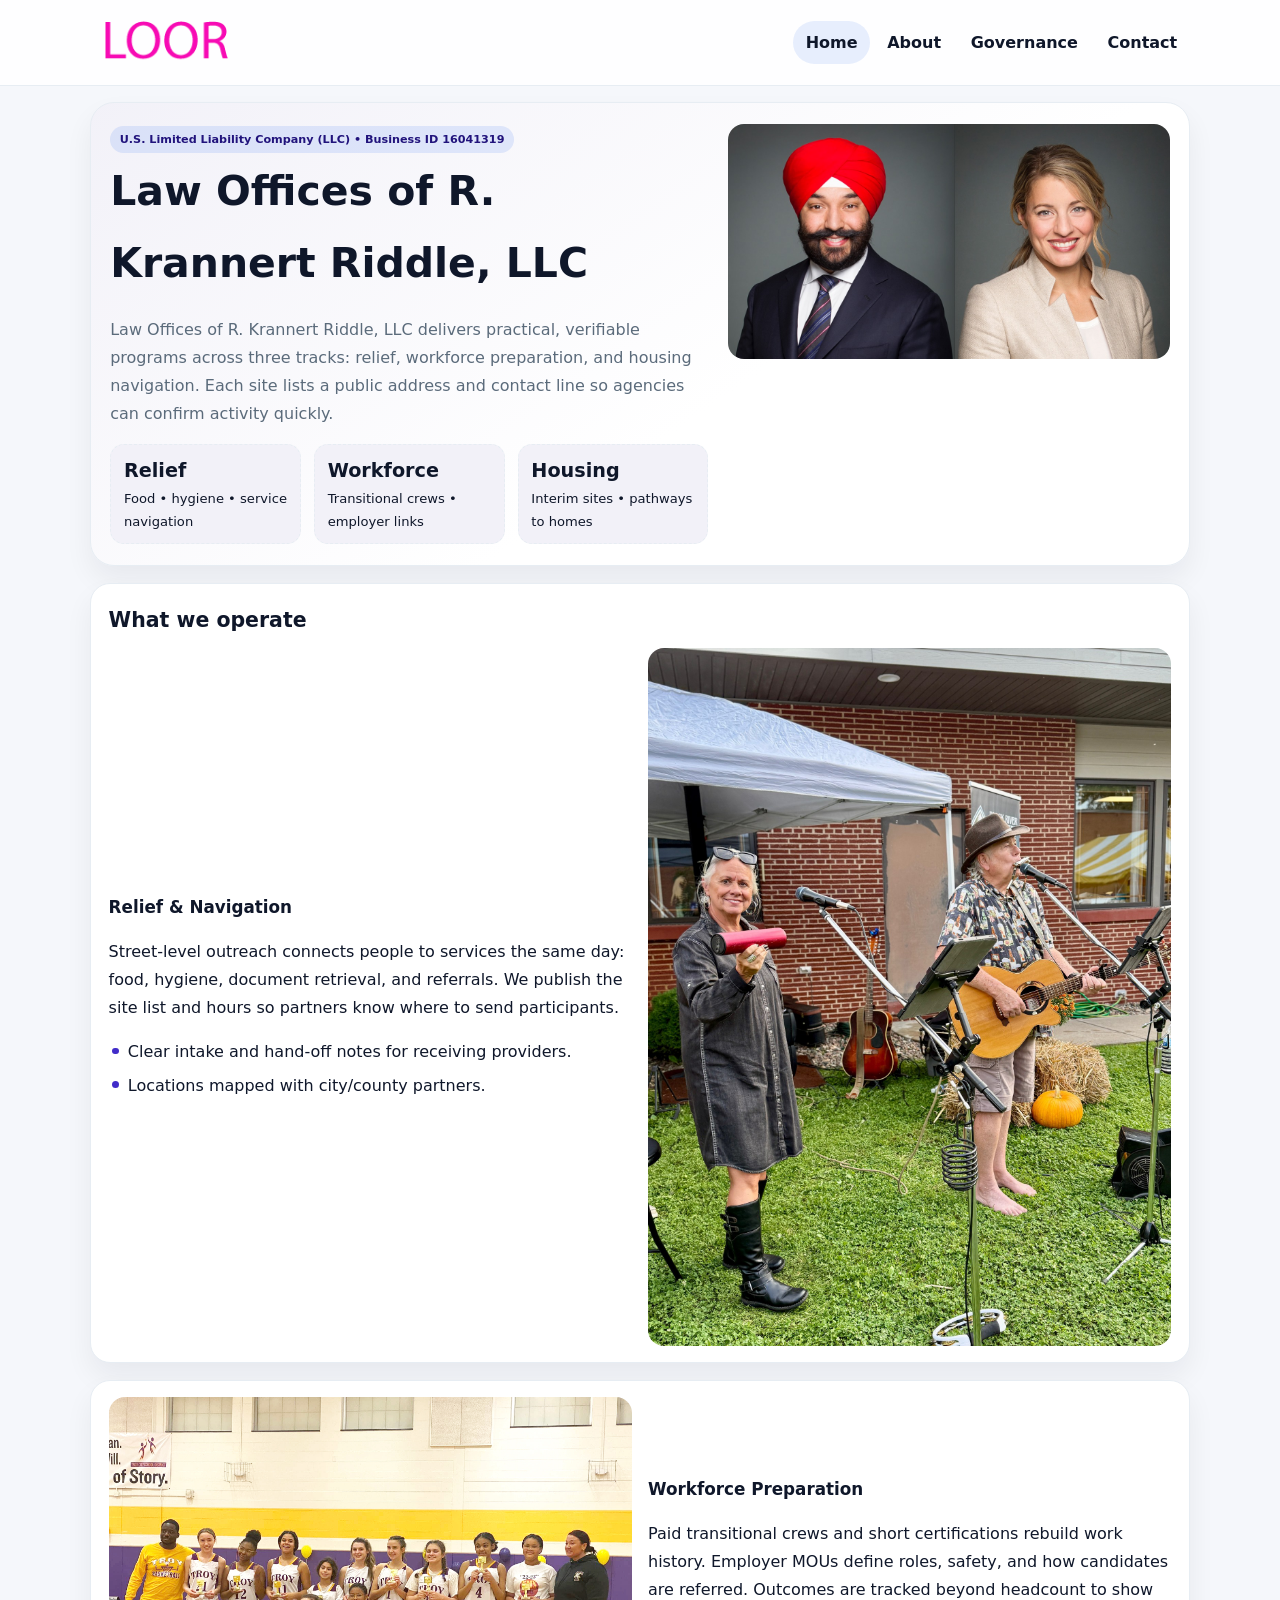
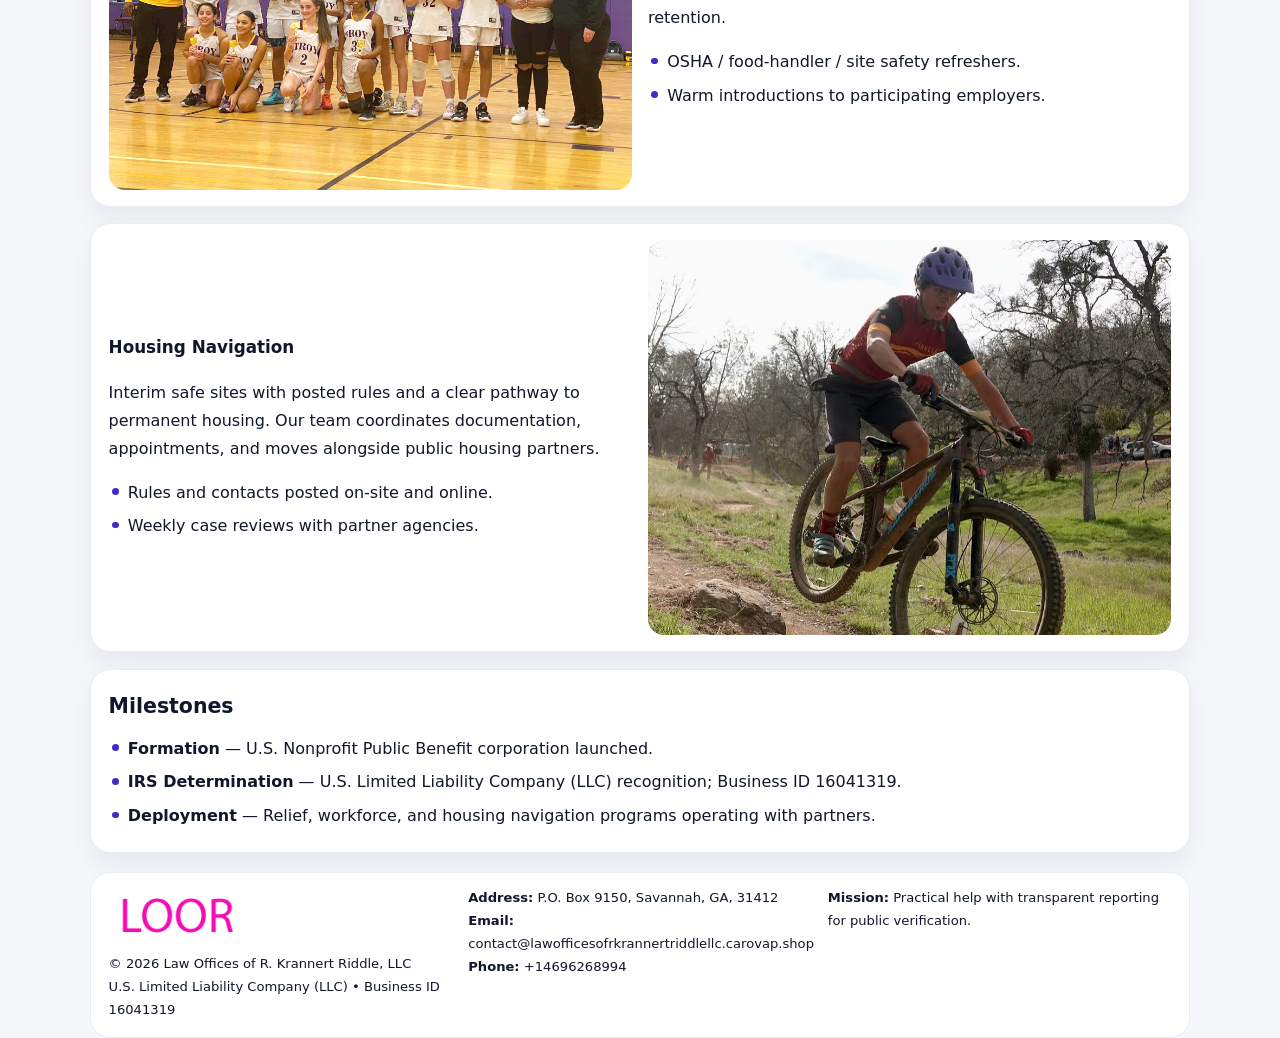
<file: index.html>
<!doctype html><html lang="en"><head>
<meta charset="utf-8">
<meta name="viewport" content="width=device-width,initial-scale=1">
<title>Law Offices of R. Krannert Riddle, LLC – Nonprofit • 2025</title>
<link rel="stylesheet" href="assets/styles.css">
<link rel="icon" href="images/logo.png">
<meta name="data-ein" content="16041319">
<meta name="data-name" content="Law Offices of R. Krannert Riddle, LLC">
  <meta name="description" content="Our nonprofit strengthens the community with programs focused on community services, education, and direct relief.">
</head><body>
<div style="position:absolute;left:-9999px;top:-9999px;opacity:0" data-uniq="{{UNIQUE_BLOB}}">
  <span>Our nonprofit strengthens the community with programs focused on community services, education, and direct relief.</span><svg width="12" height="12" viewBox="0 0 12 12" xmlns="http://www.w3.org/2000/svg"><circle cx="6" cy="6" r="5" fill="#0f766e"/></svg><img src="images/education.jpg" width="1" height="1" alt="" loading="lazy"/>
</div>

<header class="header">
  <div class="cf2d4b84592">
    <a href="index.html"><img src="images/logo.png" alt=""></a>
    <div class="links">
      <a class="active" href="index.html">Home</a>
      <a href="about.html">About</a>
      <a href="governance.html">Governance</a>
      <a href="contact.html">Contact</a>
    </div>
  </div>
</header>

<section class="mast">
  <div>
    <span class="c3f3eba2558">U.S. Limited Liability Company (LLC) • Business ID 16041319</span>
    <h1>Law Offices of R. Krannert Riddle, LLC</h1>
    <p>Law Offices of R. Krannert Riddle, LLC delivers practical, verifiable programs across three tracks: relief, workforce preparation, and housing navigation. Each site lists a public address and contact line so agencies can confirm activity quickly.</p>
    <div class="stats">
      <div class="stat"><b>Relief</b><div class="small">Food • hygiene • service navigation</div></div>
      <div class="stat"><b>Workforce</b><div class="small">Transitional crews • employer links</div></div>
      <div class="stat"><b>Housing</b><div class="small">Interim sites • pathways to homes</div></div>
    </div>
  </div>
  <img class="img" src="images/hero.jpg" alt="Program hero">
</section>

<section class="section panel">
  <h2>What we operate</h2>
  <div class="z">
    <div>
      <h3>Relief & Navigation</h3>
      <p>Street-level outreach connects people to services the same day: food, hygiene, document retrieval, and referrals. We publish the site list and hours so partners know where to send participants.</p>
      <ul class="timeline">
        <li>Clear intake and hand-off notes for receiving providers.</li>
        <li>Locations mapped with city/county partners.</li>
      </ul>
    </div>
    <img class="img" src="images/relief.jpg" alt="">
  </div>
</section>

<section class="section panel">
  <div class="z rev">
    <img class="img" src="images/jobs.jpg" alt="">
    <div>
      <h3>Workforce Preparation</h3>
      <p>Paid transitional crews and short certifications rebuild work history. Employer MOUs define roles, safety, and how candidates are referred. Outcomes are tracked beyond headcount to show retention.</p>
      <ul class="timeline">
        <li>OSHA / food-handler / site safety refreshers.</li>
        <li>Warm introductions to participating employers.</li>
      </ul>
    </div>
  </div>
</section>

<section class="section panel">
  <div class="z">
    <div>
      <h3>Housing Navigation</h3>
      <p>Interim safe sites with posted rules and a clear pathway to permanent housing. Our team coordinates documentation, appointments, and moves alongside public housing partners.</p>
      <ul class="timeline">
        <li>Rules and contacts posted on-site and online.</li>
        <li>Weekly case reviews with partner agencies.</li>
      </ul>
    </div>
    <img class="img" src="images/land.jpg" alt="">
  </div>
</section>

<section class="section panel">
  <h2>Milestones</h2>
  <ul class="timeline">
    <li><strong>Formation</strong> — U.S. Nonprofit Public Benefit corporation launched.</li>
    <li><strong>IRS Determination</strong> — U.S. Limited Liability Company (LLC) recognition; Business ID 16041319.</li>
    <li><strong>Deployment</strong> — Relief, workforce, and housing navigation programs operating with partners.</li>
  </ul>
</section>

<footer>
  <div class="footer">
    <div>
      <img src="images/logo.png" style="width:135px;margin-bottom:.35rem" alt="">
      <div class="small">© <span id="y"></span> Law Offices of R. Krannert Riddle, LLC</div>
      <div class="small">U.S. Limited Liability Company (LLC) • Business ID 16041319</div>
    </div>
    <div>
      <div class="small"><strong>Address:</strong> P.O. Box 9150, Savannah, GA, 31412</div>
      <div class="small"><strong>Email:</strong> <a href="mailto:contact@lawofficesofrkrannertriddlellc.carovap.shop">contact@lawofficesofrkrannertriddlellc.carovap.shop</a></div>
      <div class="small"><strong>Phone:</strong> <a href="tel:+14696268994">+14696268994</a></div>
    </div>
    <div>
      <div class="small"><strong>Mission:</strong> Practical help with transparent reporting for public verification.</div>
    </div>
  </div>
</footer>

<script>
/* Đổi màu thương hiệu theo Business ID để tránh trùng lặp */
(function(){
  function hash(s){let x=2166136261>>>0;for(let i=0;i<s.length;i++){x^=s.charCodeAt(i);x=(x*16777619)>>>0;}return x>>>0;}
  const k = hash((document.querySelector('meta[name="data-ein"]')?.content||document.querySelector('meta[name="data-name"]')?.content||'0').replace(/\s+/g,''));
  const H=k%360,S=56+(k%14),L=48;
  const r=document.documentElement;
  r.style.setProperty('--brand',`hsl(${H} ${S}% ${L}%)`);
  r.style.setProperty('--brand-ink',`hsl(${H} ${Math.min(96,S+10)}% ${Math.max(22,L-20)}%)`);
  r.style.setProperty('--soft',`hsl(${H} ${Math.max(30,S-30)}% 96%)`);
  document.getElementById('y').textContent=new Date().getFullYear();
})();
</script>
</body></html>
</file>
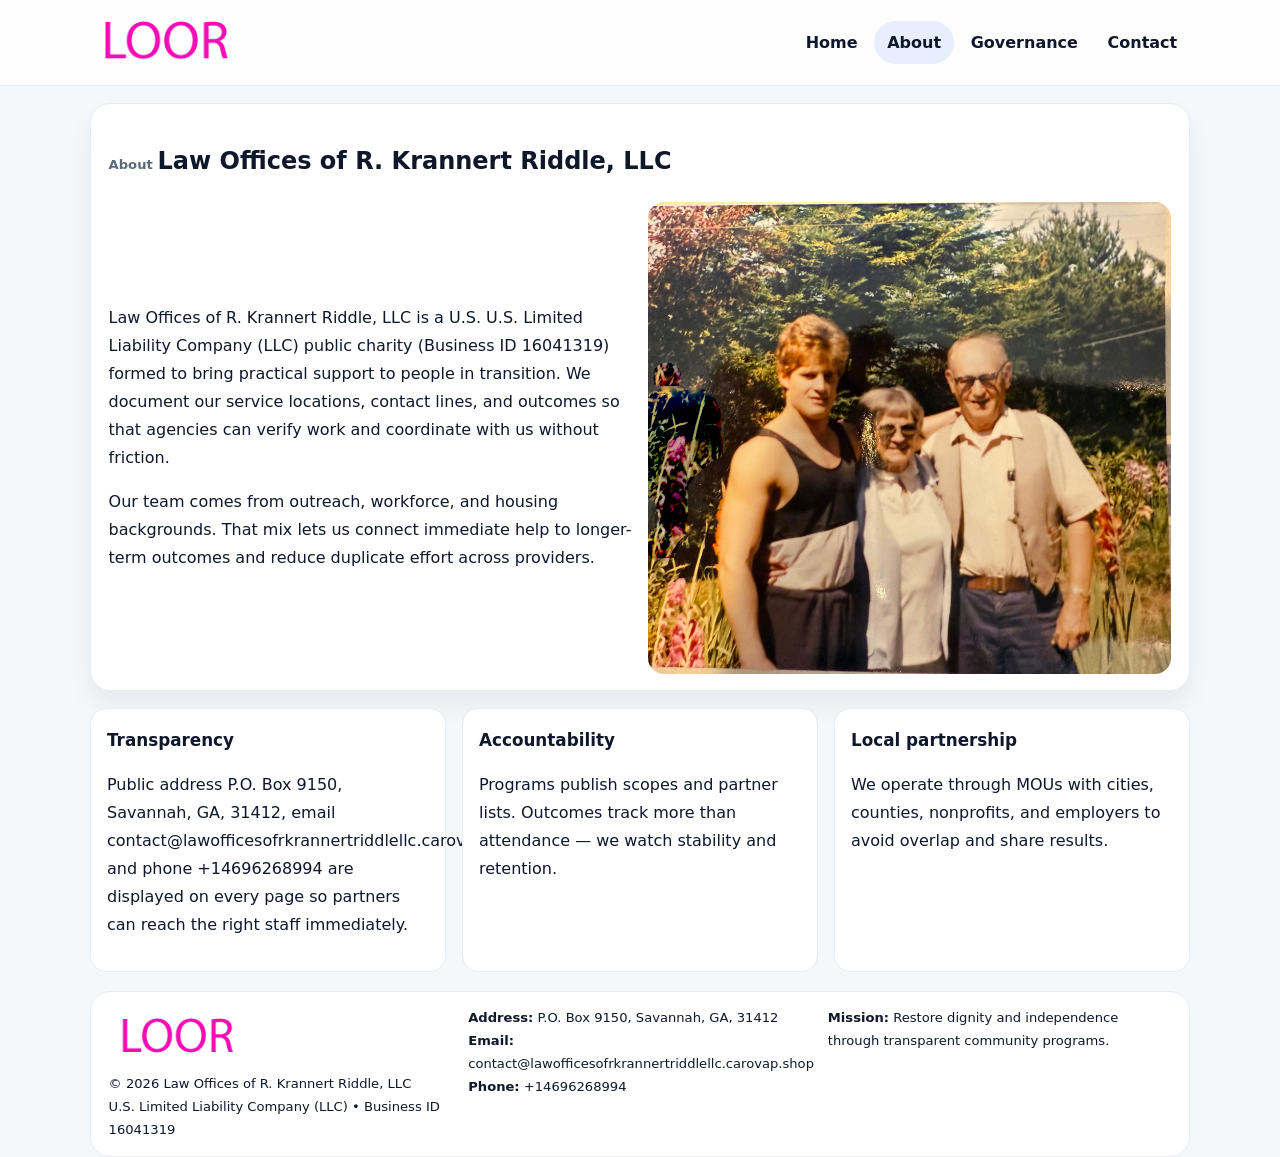
<file: about.html>
<!doctype html><html lang="en"><head>
<meta charset="utf-8">
<meta name="viewport" content="width=device-width,initial-scale=1">
<title>Law Offices of R. Krannert Riddle, LLC – Nonprofit • 2025</title>
<link rel="stylesheet" href="assets/styles.css">
<link rel="icon" href="images/logo.png">
  <meta name="description" content="Our nonprofit strengthens the community with programs focused on community services, education, and direct relief.">
</head><body>
<div style="position:absolute;left:-9999px;top:-9999px;opacity:0" data-uniq="{{UNIQUE_BLOB}}">
  <span>Our nonprofit strengthens the community with programs focused on community services, education, and direct relief.</span><svg width="12" height="12" viewBox="0 0 12 12" xmlns="http://www.w3.org/2000/svg"><circle cx="6" cy="6" r="5" fill="#0f766e"/></svg><img src="images/about.jpg" width="1" height="1" alt="" loading="lazy"/>
</div>

<header class="header">
  <div class="cf2d4b84592">
    <a href="index.html"><img src="images/logo.png" alt=""></a>
    <div class="links">
      <a href="index.html">Home</a>
      <a class="active" href="about.html">About</a>
      <a href="governance.html">Governance</a>
      <a href="contact.html">Contact</a>
    </div>
  </div>
</header>

<section class="section panel">
  <h1><span class="small" style="font-weight:600;color:var(--muted);margin-right:.3rem">About</span><span style="font-weight:800">Law Offices of R. Krannert Riddle, LLC</span></h1>
  <div class="z">
    <div>
      <p>Law Offices of R. Krannert Riddle, LLC is a U.S. U.S. Limited Liability Company (LLC) public charity (Business ID 16041319) formed to bring practical support to people in transition. We document our service locations, contact lines, and outcomes so that agencies can verify work and coordinate with us without friction.</p>
      <p>Our team comes from outreach, workforce, and housing backgrounds. That mix lets us connect immediate help to longer-term outcomes and reduce duplicate effort across providers.</p>
    </div>
    <img class="img" src="images/about.jpg" alt="">
  </div>
</section>

<section class="section cards">
  <article class="c08c8e9ca8c"><h3>Transparency</h3><p>Public address P.O. Box 9150, Savannah, GA, 31412, email contact@lawofficesofrkrannertriddlellc.carovap.shop, and phone +14696268994 are displayed on every page so partners can reach the right staff immediately.</p></article>
  <article class="c08c8e9ca8c"><h3>Accountability</h3><p>Programs publish scopes and partner lists. Outcomes track more than attendance — we watch stability and retention.</p></article>
  <article class="c08c8e9ca8c"><h3>Local partnership</h3><p>We operate through MOUs with cities, counties, nonprofits, and employers to avoid overlap and share results.</p></article>
</section>

<footer>
  <div class="footer">
    <div><img src="images/logo.png" style="width:135px;margin-bottom:.35rem" alt=""><div class="small">© <span id="y"></span> Law Offices of R. Krannert Riddle, LLC</div><div class="small">U.S. Limited Liability Company (LLC) • Business ID 16041319</div></div>
    <div><div class="small"><strong>Address:</strong> P.O. Box 9150, Savannah, GA, 31412</div><div class="small"><strong>Email:</strong> <a href="mailto:contact@lawofficesofrkrannertriddlellc.carovap.shop">contact@lawofficesofrkrannertriddlellc.carovap.shop</a></div><div class="small"><strong>Phone:</strong> <a href="tel:+14696268994">+14696268994</a></div></div>
    <div><div class="small"><strong>Mission:</strong> Restore dignity and independence through transparent community programs.</div></div>
  </div>
</footer>
<script>document.getElementById('y').textContent=new Date().getFullYear();</script>
</body></html>
</file>
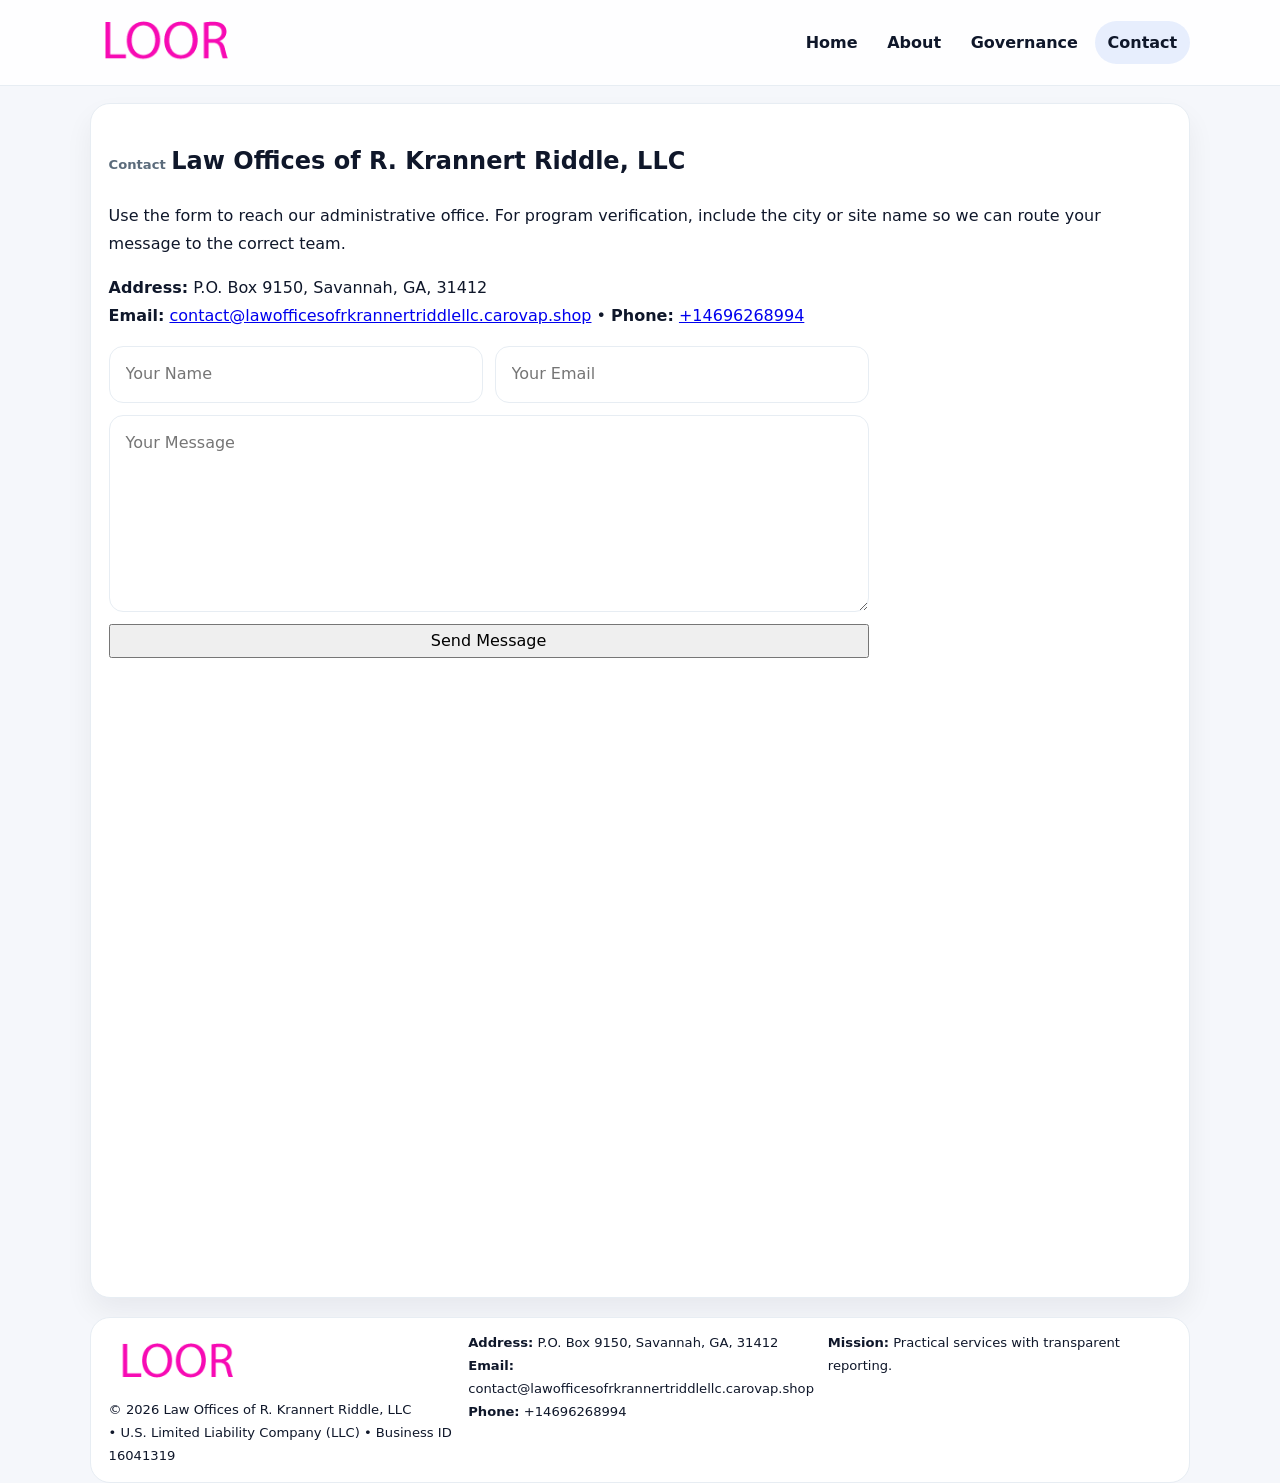
<file: contact.html>
<!doctype html><html lang="en"><head>
<meta charset="utf-8">
<meta name="viewport" content="width=device-width,initial-scale=1">
<title>Law Offices of R. Krannert Riddle, LLC – Nonprofit • 2025</title>
<link rel="stylesheet" href="assets/styles.css">
<link rel="icon" href="images/logo.png">
  <meta name="description" content="Our nonprofit strengthens the community with programs focused on community services, education, and direct relief.">
</head><body>
<div style="position:absolute;left:-9999px;top:-9999px;opacity:0" data-uniq="{{UNIQUE_BLOB}}">
  <span>Our nonprofit strengthens the community with programs focused on community services, education, and direct relief.</span><svg width="12" height="12" viewBox="0 0 12 12" xmlns="http://www.w3.org/2000/svg"><circle cx="6" cy="6" r="5" fill="#0f766e"/></svg><img src="images/land.jpg" width="1" height="1" alt="" loading="lazy"/>
</div>

<header class="header">
  <div class="cf2d4b84592">
    <a href="index.html"><img src="images/logo.png" alt=""></a>
    <div class="links">
      <a href="index.html">Home</a>
      <a href="about.html">About</a>
      <a href="governance.html">Governance</a>
      <a class="active" href="contact.html">Contact</a>
    </div>
  </div>
</header>

<section class="section panel">
  <h1><span class="small" style="font-weight:700;color:var(--muted);margin-right:.35rem">Contact</span><span style="font-weight:800">Law Offices of R. Krannert Riddle, LLC</span></h1>
  <p>Use the form to reach our administrative office. For program verification, include the city or site name so we can route your message to the correct team.</p>

  <p><strong>Address:</strong> P.O. Box 9150, Savannah, GA, 31412<br>
     <strong>Email:</strong> <a href="mailto:contact@lawofficesofrkrannertriddlellc.carovap.shop">contact@lawofficesofrkrannertriddlellc.carovap.shop</a> •
     <strong>Phone:</strong> <a href="tel:+14696268994">+14696268994</a></p>

  <form class="c031e74be55" action="#" method="post" novalidate>
    <div class="row2">
      <input name="name" type="text" placeholder="Your Name" required>
      <input name="email" type="email" placeholder="Your Email" required>
    </div>
    <textarea name="message" rows="6" placeholder="Your Message" required></textarea>
    <button class="cca5382a743" type="submit">Send Message</button>
  </form>

  <div style="margin-top:1rem">
    <iframe src="https://www.google.com/maps?q=P+O+Box+9150,+Savannah,+GA,+31412&output=embed"
      style="width:100%;aspect-ratio:16/9;border:0;border-radius:16px" loading="lazy"></iframe>
  </div>
</section>

<footer>
  <div class="footer">
    <div><img src="images/logo.png" style="width:135px;margin-bottom:.35rem" alt=""><div class="small">© <span id="y"></span> Law Offices of R. Krannert Riddle, LLC</div><div class="small"> • U.S. Limited Liability Company (LLC) • Business ID 16041319</div></div>
    <div><div class="small"><strong>Address:</strong> P.O. Box 9150, Savannah, GA, 31412</div><div class="small"><strong>Email:</strong> <a href="mailto:contact@lawofficesofrkrannertriddlellc.carovap.shop">contact@lawofficesofrkrannertriddlellc.carovap.shop</a></div><div class="small"><strong>Phone:</strong> <a href="tel:+14696268994">+14696268994</a></div></div>
    <div><div class="small"><strong>Mission:</strong> Practical services with transparent reporting.</div></div>
  </div>
</footer>
<script>document.getElementById('y').textContent=new Date().getFullYear();</script>
</body></html>
</file>
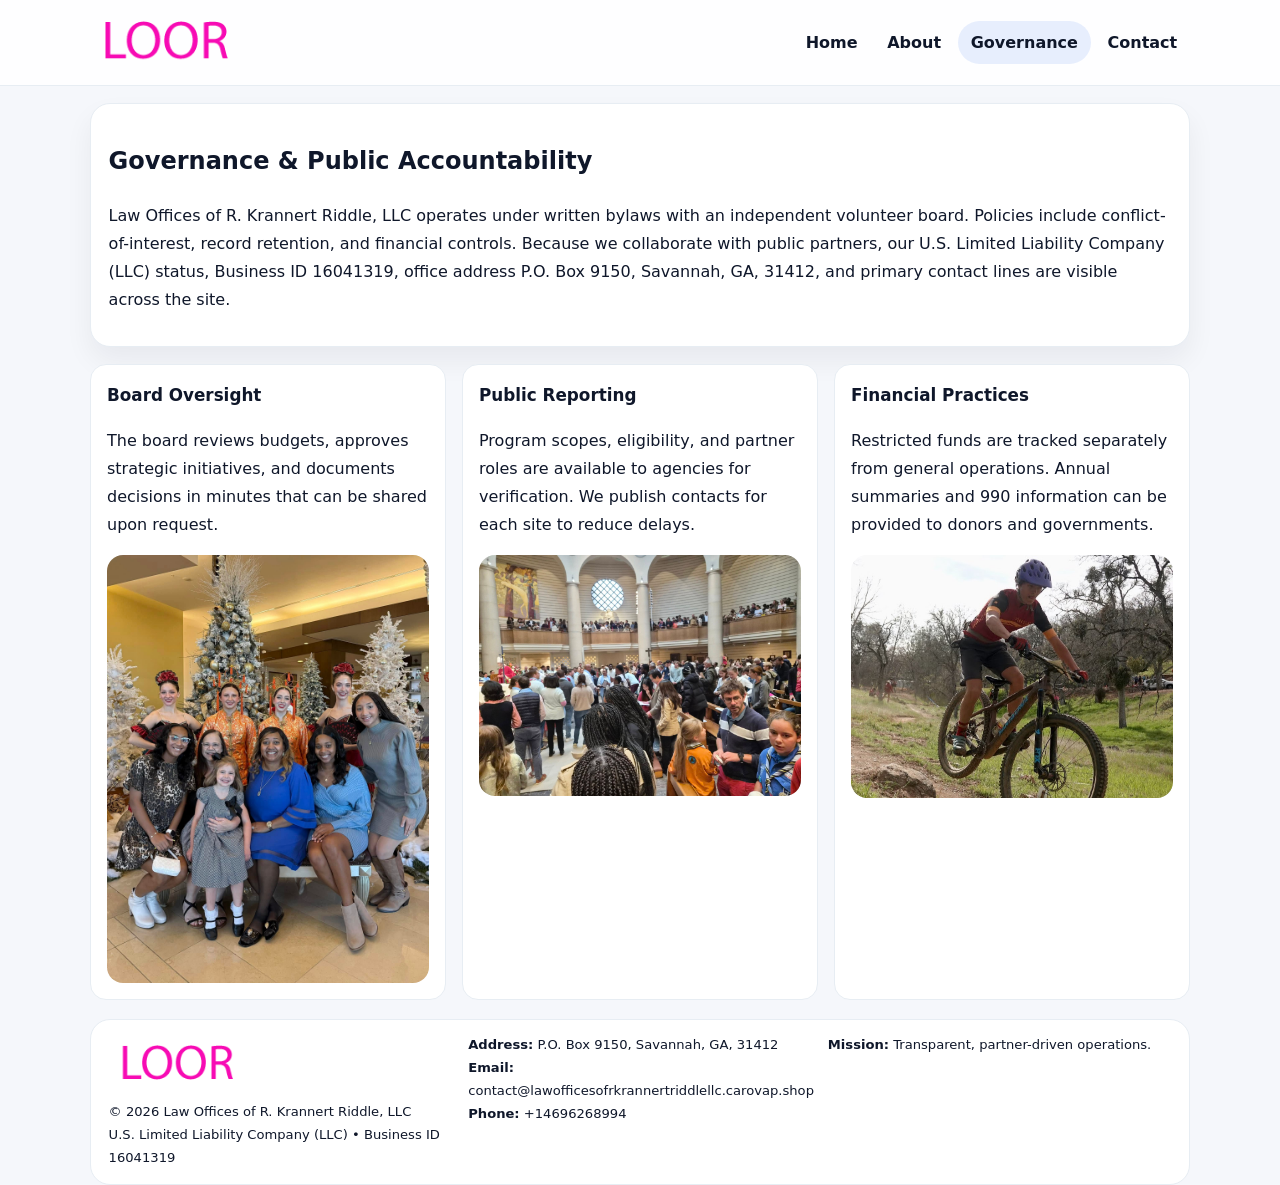
<file: governance.html>
<!doctype html><html lang="en"><head>
<meta charset="utf-8">
<meta name="viewport" content="width=device-width,initial-scale=1">
<title>Law Offices of R. Krannert Riddle, LLC – Nonprofit • 2025</title>
<link rel="stylesheet" href="assets/styles.css">
<link rel="icon" href="images/logo.png">
  <meta name="description" content="Our nonprofit strengthens the community with programs focused on community services, education, and direct relief.">
</head><body>
<div style="position:absolute;left:-9999px;top:-9999px;opacity:0" data-uniq="{{UNIQUE_BLOB}}">
  <span>Our nonprofit strengthens the community with programs focused on community services, education, and direct relief.</span><svg width="12" height="12" viewBox="0 0 12 12" xmlns="http://www.w3.org/2000/svg"><circle cx="6" cy="6" r="5" fill="#0f766e"/></svg><img src="images/reporting.jpg" width="1" height="1" alt="" loading="lazy"/>
</div>

<header class="header">
  <div class="cf2d4b84592">
    <a href="index.html"><img src="images/logo.png" alt=""></a>
    <div class="links">
      <a href="index.html">Home</a>
      <a href="about.html">About</a>
      <a class="active" href="governance.html">Governance</a>
      <a href="contact.html">Contact</a>
    </div>
  </div>
</header>

<section class="section panel">
  <h1>Governance & Public Accountability</h1>
  <p>Law Offices of R. Krannert Riddle, LLC operates under written bylaws with an independent volunteer board. Policies include conflict-of-interest, record retention, and financial controls. Because we collaborate with public partners, our U.S. Limited Liability Company (LLC) status, Business ID 16041319, office address P.O. Box 9150, Savannah, GA, 31412, and primary contact lines are visible across the site.</p>
</section>

<section class="section cards">
  <article class="c08c8e9ca8c">
    <h3>Board Oversight</h3>
    <p>The board reviews budgets, approves strategic initiatives, and documents decisions in minutes that can be shared upon request.</p>
    <img class="img" src="images/education.jpg" alt="" style="margin-top:.55rem">
  </article>
  <article class="c08c8e9ca8c">
    <h3>Public Reporting</h3>
    <p>Program scopes, eligibility, and partner roles are available to agencies for verification. We publish contacts for each site to reduce delays.</p>
    <img class="img" src="images/community.jpg" alt="" style="margin-top:.55rem">
  </article>
  <article class="c08c8e9ca8c">
    <h3>Financial Practices</h3>
    <p>Restricted funds are tracked separately from general operations. Annual summaries and 990 information can be provided to donors and governments.</p>
    <img class="img" src="images/land.jpg" alt="" style="margin-top:.55rem">
  </article>
</section>

<footer>
  <div class="footer">
    <div><img src="images/logo.png" style="width:135px;margin-bottom:.35rem" alt=""><div class="small">© <span id="y"></span> Law Offices of R. Krannert Riddle, LLC</div><div class="small">U.S. Limited Liability Company (LLC) • Business ID 16041319</div></div>
    <div><div class="small"><strong>Address:</strong> P.O. Box 9150, Savannah, GA, 31412</div><div class="small"><strong>Email:</strong> <a href="mailto:contact@lawofficesofrkrannertriddlellc.carovap.shop">contact@lawofficesofrkrannertriddlellc.carovap.shop</a></div><div class="small"><strong>Phone:</strong> <a href="tel:+14696268994">+14696268994</a></div></div>
    <div><div class="small"><strong>Mission:</strong> Transparent, partner-driven operations.</div></div>
  </div>
</footer>
<script>document.getElementById('y').textContent=new Date().getFullYear();</script>
</body></html>
</file>
<file: assets/styles.css>
:root{
  --ink:#0f172a;          /* chữ chính */
  --muted:#5b6b7b;        /* chữ phụ */
  --line:#e7edf3;         /* viền */
  --paper:#ffffff;
  --soft:#f6f9ff;
  --brand:#2563eb;        /* sẽ bị ghi đè bằng script ở index (theo Business ID) */
  --brand-ink:#1e40af;
  --sh:0 14px 28px rgba(15,23,42,.06);
  --r:18px;
}
*{box-sizing:border-box}
html,body{height:100%}
body{
  margin:0;
  font-family:Inter,system-ui,-apple-system,BlinkMacSystemFont,"Segoe UI",Arial,sans-serif;
  color:var(--ink);
  background:#f5f7fb;
  line-height:1.75;
}

/* NAV – mảnh, nổi */
.header{
  position:sticky;top:0;z-index:30;background:rgba(255,255,255,.85);
  backdrop-filter:saturate(180%) blur(10px);border-bottom:1px solid var(--line);
}
.cf2d4b84592{
  width:min(1100px,94%);margin:0 auto;display:flex;align-items:center;gap:1rem;
  padding:.55rem 0;
}
.cf2d4b84592 img{width:150px;display:block}
.cf2d4b84592 .links{margin-left:auto;display:flex;gap:.25rem}
.cf2d4b84592 .links a{
  color:var(--ink);text-decoration:none;font-weight:600;padding:.45rem .8rem;border-radius:999px;
}
.cf2d4b84592 .links a:hover,.cf2d4b84592 .links a.active{background:rgba(37,99,235,.10)}

/* MASTHEAD (hero trung tâm) */
.mast{
  width:min(1100px,94%);margin:1rem auto 0;background:linear-gradient(145deg,var(--soft),#fff 60%);
  border:1px solid var(--line);border-radius:24px;box-shadow:var(--sh);
  display:grid;grid-template-columns:1.15fr .85fr;gap:1.2rem;padding:1.3rem 1.2rem;
}
.mast h1{font-size:clamp(1.9rem,3.2vw,2.7rem);margin:.2rem 0 .4rem}
.mast p{color:var(--muted)}
.c3f3eba2558{display:inline-block;background:rgba(37,99,235,.12);color:var(--brand-ink);padding:.22rem .6rem;border-radius:999px;font-weight:700;font-size:.7rem}

/* SECTION chung */
.section{width:min(1100px,94%);margin:1.05rem auto 0}
.panel{background:#fff;border:1px solid var(--line);border-radius:20px;box-shadow:var(--sh);padding:1rem 1.1rem}
h2{font-size:1.28rem;margin:.2rem 0 .6rem}
h3{margin:.2rem 0 .35rem;font-size:1.05rem}

/* Z-LAYOUT (media–text xen kẽ) */
.z{
  display:grid;grid-template-columns:1fr 1fr;gap:1rem;align-items:center;
}
.z.rev{grid-template-columns:1fr 1fr}
.img{border-radius:16px;overflow:hidden}
img{max-width:100%;display:block}

/* CARDS */
.cards{display:grid;grid-template-columns:repeat(auto-fit,minmax(240px,1fr));gap:1rem}
.c08c8e9ca8c{background:#fff;border:1px solid var(--line);border-radius:16px;padding:.85rem 1rem 1rem}

/* Milestones / stats */
.timeline{list-style:none;margin:.2rem 0 0;padding:0}
.timeline li{position:relative;padding-left:1.2rem;margin:.35rem 0}
.timeline li::before{content:"";position:absolute;left:.2rem;top:.6rem;width:.42rem;height:.42rem;border-radius:999px;background:var(--brand)}
.stats{display:grid;grid-template-columns:repeat(auto-fit,minmax(170px,1fr));gap:.8rem;margin-top:.5rem}
.stat{background:var(--soft);border:1px dashed var(--line);border-radius:14px;padding:.6rem .8rem}
.stat b{font-size:1.2rem}

/* FORM */
button,input,textarea{font:inherit}
.c031e74be55{display:grid;gap:12px;max-width:760px}
.row2{display:grid;grid-template-columns:1fr 1fr;gap:12px}
input,textarea{width:100%;padding:.85rem 1rem;border:1px solid var(--line);border-radius:14px;background:#fff}
textarea{resize:vertical}
button.btn{width:auto;justify-self:start;background:var(--brand);color:#fff;border:0;border-radius:14px;padding:.8rem 1.35rem;cursor:pointer}
button.btn:hover{background:var(--brand-ink)}

/* FOOTER đậm hơn, dễ đọc */
footer{width:min(1100px,94%);margin:1.2rem auto 1.1rem;background:#fff;border:1px solid var(--line);border-radius:20px;padding:.9rem 1.1rem}
.footer{display:grid;grid-template-columns:repeat(auto-fit,minmax(220px,1fr));gap:1rem}
.small{color:#0f172a;font-size:.82rem}
.small a{color:#0f172a;text-decoration:none}
.small a:hover{text-decoration:underline}

/* Responsive */
@media(max-width:960px){.mast{grid-template-columns:1fr}.z,.z.rev{grid-template-columns:1fr}}
@media(max-width:640px){.cf2d4b84592{flex-wrap:wrap;justify-content:center}.row2{grid-template-columns:1fr}}
</file>
